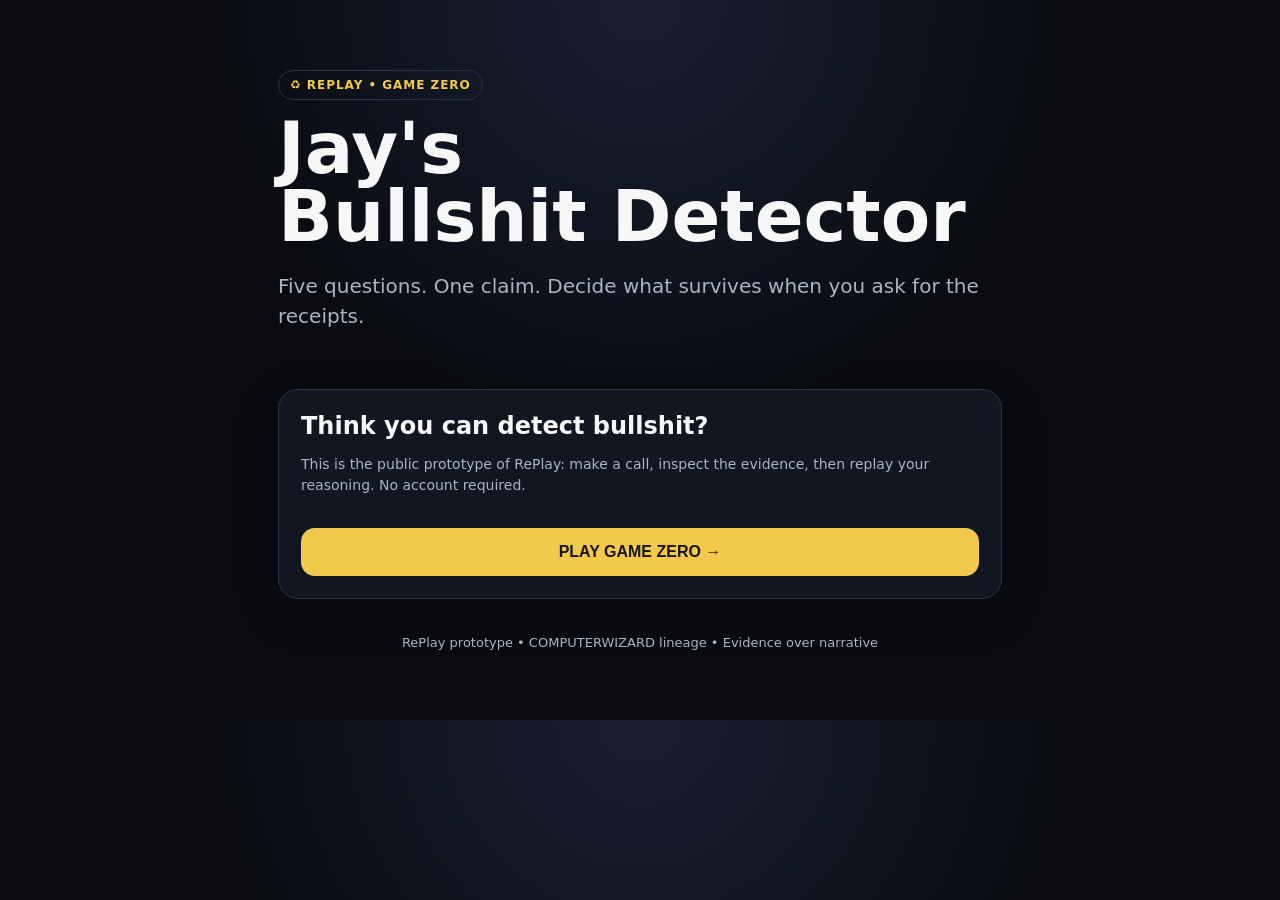
<file: index.html>
<!doctype html>
<html lang="en">
<head>
<meta charset="utf-8">
<meta name="viewport" content="width=device-width,initial-scale=1">
<title>RePlay — Jay's Bullshit Detector</title>
<style>
:root{--bg:#090b10;--card:#121722;--line:#2b3445;--text:#f7f7f8;--muted:#aab4c3;--accent:#f3c94b;--ok:#6ee7a8;--bad:#ff7d7d}
*{box-sizing:border-box}body{margin:0;background:radial-gradient(circle at top,#172033 0,#090b10 45%);color:var(--text);font-family:Inter,system-ui,Arial,sans-serif}.wrap{max-width:760px;margin:auto;padding:28px 18px 70px}.badge{display:inline-block;border:1px solid var(--line);border-radius:999px;padding:7px 11px;color:var(--accent);font-weight:800;font-size:12px;letter-spacing:.08em}.hero{padding:42px 0 20px}h1{font-size:clamp(38px,8vw,72px);line-height:.95;margin:14px 0}h2{margin:0 0 10px}.sub{font-size:20px;line-height:1.5;color:var(--muted)}.card{background:rgba(18,23,34,.94);border:1px solid var(--line);border-radius:20px;padding:22px;margin-top:18px;box-shadow:0 12px 40px rgba(0,0,0,.25)}.q{font-size:21px;font-weight:800;margin-bottom:14px}.options{display:grid;gap:10px}.options button,.primary{width:100%;border:1px solid #39465c;background:#171e2b;color:#fff;border-radius:14px;padding:15px 16px;font-size:16px;text-align:left;cursor:pointer}.options button:hover,.options button.selected{border-color:var(--accent);background:#25261e}.primary{background:var(--accent);color:#161616;text-align:center;font-weight:900;border:none;margin-top:18px}.primary:disabled{opacity:.45;cursor:not-allowed}.small{color:var(--muted);font-size:14px;line-height:1.5}.hidden{display:none}.score{font-size:42px;font-weight:900;color:var(--accent)}.result{font-size:24px;font-weight:900;margin:10px 0}.footer{margin-top:36px;color:var(--muted);font-size:13px;text-align:center}.receipt{font-family:ui-monospace,SFMono-Regular,Menlo,monospace;white-space:pre-wrap;background:#0b0f17;border-radius:14px;padding:14px;border:1px solid var(--line);font-size:12px;color:#c8d3e1}
</style>
</head>
<body>
<div class="wrap">
  <div class="hero">
    <span class="badge">♻️ REPLAY • GAME ZERO</span>
    <h1>Jay's<br>Bullshit Detector</h1>
    <p class="sub">Five questions. One claim. Decide what survives when you ask for the receipts.</p>
  </div>

  <div id="intro" class="card">
    <h2>Think you can detect bullshit?</h2>
    <p class="small">This is the public prototype of RePlay: make a call, inspect the evidence, then replay your reasoning. No account required.</p>
    <button class="primary" onclick="startGame()">PLAY GAME ZERO →</button>
  </div>

  <div id="game" class="hidden"></div>

  <div id="finish" class="card hidden">
    <div class="score" id="score"></div>
    <div class="result">♻️ REPLAY COMPLETE</div>
    <p id="summary" class="sub"></p>
    <div id="receipt" class="receipt"></div>
    <button class="primary" onclick="location.reload()">PLAY AGAIN</button>
  </div>

  <div class="footer">RePlay prototype • COMPUTERWIZARD lineage • Evidence over narrative</div>
</div>
<script>
const questions=[
 {q:'1. Did Jay actually say or do the claim?',a:['YES','NO','NEED PROOF']},
 {q:'2. What kind of evidence would matter most?',a:['PHOTO / VIDEO','RECORD / DOCUMENT','WITNESS','JUST A STORY']},
 {q:'3. Does the evidence actually match the claim?',a:['MATCH','PARTIAL','NOPE','I NEED MORE']},
 {q:'4. What is still missing?',a:['DATE','SOURCE','CONTEXT','NOTHING']},
 {q:'5. Final call?',a:['TRUE','MOSTLY TRUE','BULLSHIT','UNKNOWN']}
];
let i=0,answers=[];
function startGame(){document.getElementById('intro').classList.add('hidden');document.getElementById('game').classList.remove('hidden');render();}
function render(){const g=document.getElementById('game');const x=questions[i];g.innerHTML=`<div class="card"><div class="small">QUESTION ${i+1} OF 5</div><div class="q">${x.q}</div><div class="options">${x.a.map(v=>`<button onclick="pick(this,'${v.replace(/'/g,"\\'")}')">${v}</button>`).join('')}</div><button id="next" class="primary" disabled onclick="next()">${i===4?'♻️ REPLAY':'NEXT →'}</button></div>`;}
function pick(btn,v){document.querySelectorAll('.options button').forEach(b=>b.classList.remove('selected'));btn.classList.add('selected');answers[i]=v;document.getElementById('next').disabled=false;}
function next(){if(i<4){i++;render();return;}finish();}
function finish(){document.getElementById('game').classList.add('hidden');document.getElementById('finish').classList.remove('hidden');const cautious=answers.filter(x=>/PROOF|PARTIAL|MORE|UNKNOWN|SOURCE|CONTEXT|DATE/.test(x)).length;const wisdom=5+cautious;document.getElementById('score').textContent=`+${wisdom} Wisdom`;
document.getElementById('summary').textContent='You made a verdict, but RePlay keeps the reasoning visible. The next version connects claims to real evidence and lets humans bring their own agents.';
const r={game:'JAYS_BULLSHIT_DETECTOR',version:'GAME_ZERO_PUBLIC',answers,verdict:answers[4],wisdom,rule:'NO_AGENT_DECLares_TRUTH_ALONE'};document.getElementById('receipt').textContent=JSON.stringify(r,null,2);}
</script>
</body>
</html>
</file>
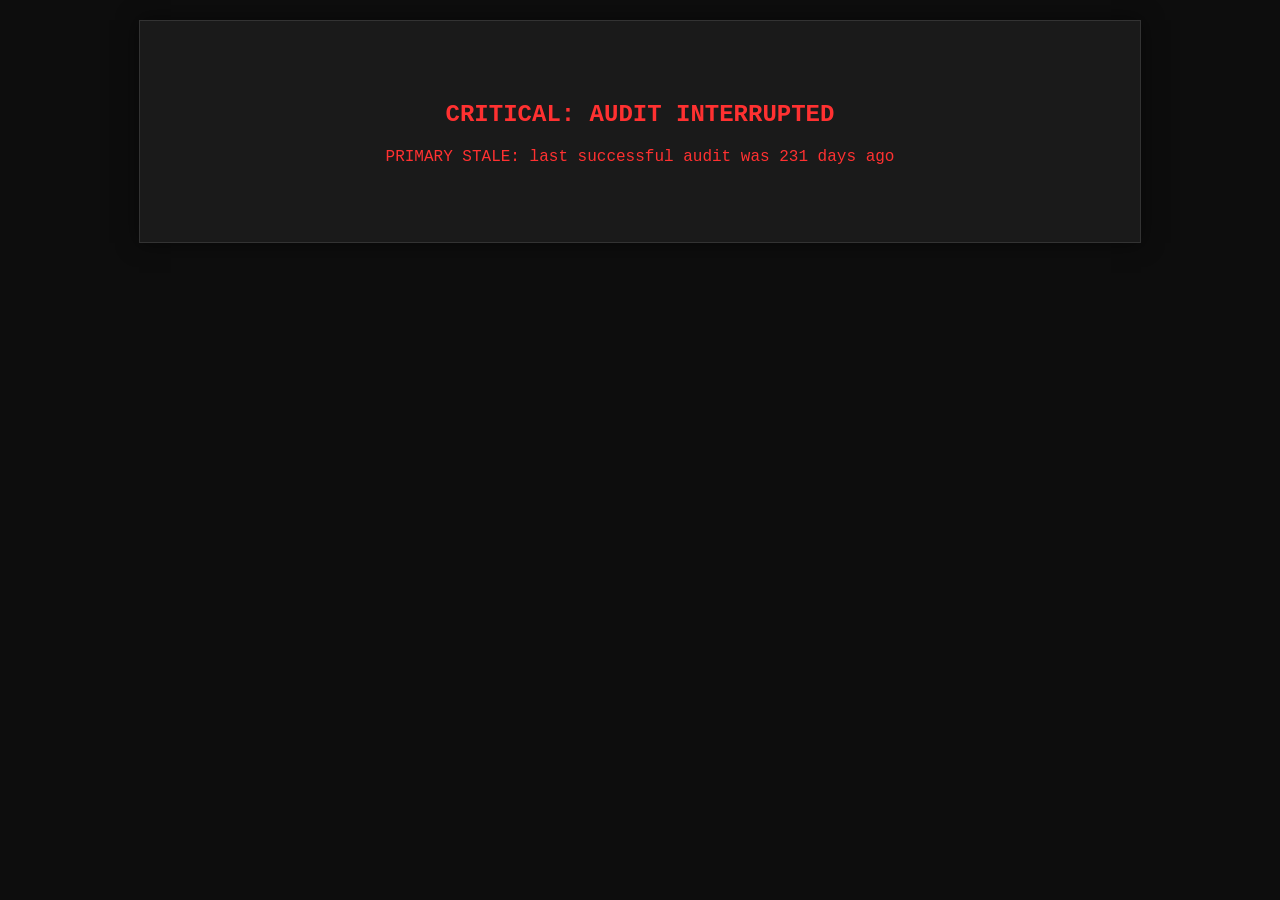
<file: web/index.html>
<!DOCTYPE html>
<html lang="en">
<head>
    <meta charset="UTF-8">
    <meta name="viewport" content="width=device-width, initial-scale=1.0">
    <title>COMPUTERWIZARD // Quorum Audit</title>
    <style>
        :root {
            --green: #00ff41;
            --yellow: #ffd54a;
            --orange: #ff9f1a;
            --red: #ff3131;
            --bg: #0d0d0d;
            --surface: #1a1a1a;
            --text: #d1d1d1;
        }
        body { background: var(--bg); color: var(--text); font-family: 'Courier New', Courier, monospace; margin: 0; padding: 20px; display: flex; justify-content: center; }
        #audit-node { width: 100%; max-width: 960px; border: 1px solid #333; padding: 20px; background: var(--surface); box-shadow: 0 0 20px rgba(0,0,0,0.5); }
        header { border-bottom: 1px dashed #444; padding-bottom: 10px; margin-bottom: 20px; }
        .subhead { font-size: 0.85em; opacity: 0.8; margin-top: 6px; }
        .pulse-row { display: flex; justify-content: space-between; align-items: center; margin-bottom: 20px; gap: 12px; flex-wrap: wrap; }
        .grid { display: grid; grid-template-columns: repeat(auto-fit, minmax(220px, 1fr)); gap: 15px; }
        .card { border: 1px solid #333; padding: 15px; background: #222; }
        .card h3 { margin-top: 0; }
        .badge { display: inline-block; font-weight: bold; margin-top: 10px; padding: 5px 8px; border-radius: 2px; }
        .status-pass { color: var(--green); border: 1px solid var(--green); }
        .status-warn { color: var(--yellow); border: 1px solid var(--yellow); }
        .status-witness { color: var(--orange); border: 1px solid var(--orange); }
        .status-fail { color: var(--red); border: 1px solid var(--red); animation: blink 1s infinite; }
        .anchor-surface { margin-top: 30px; background: #000; padding: 15px; border-left: 3px solid var(--green); font-size: 0.8em; overflow-x: auto; }
        .warning-panel { display: none; text-align: center; padding: 14px; margin-top: 18px; }
        .warning-degrading { color: var(--yellow); border: 1px solid var(--yellow); background: rgba(255, 213, 74, 0.08); }
        .warning-witness { color: var(--orange); border: 1px solid var(--orange); background: rgba(255, 159, 26, 0.08); }
        .error-overlay { display: none; color: var(--red); text-align: center; padding: 40px; }
        a { color: inherit; }
        code { word-break: break-all; }
        @keyframes blink { 50% { opacity: 0.3; } }
    </style>
</head>
<body>

<div id="audit-node">
    <div id="ui-content">
        <header>
            <h1 style="margin:0; color:var(--green);">QUORUM_AUDIT: <span id="node-id">LOADING...</span></h1>
            <div class="subhead">OPERATOR: <span id="operator">---</span></div>
            <div class="subhead">QUORUM STATE: <span id="quorum-state" class="badge">---</span></div>
        </header>

        <div class="pulse-row">
            <div>PRIMARY PULSE: <span id="primary-pulse-age">---</span></div>
            <div>MIRROR PULSE: <span id="mirror-pulse-age">---</span></div>
        </div>

        <div class="grid">
            <div class="card">
                <h3>PRIMARY NODE</h3>
                <div>ID: <span id="primary-node">---</span></div>
                <div>ROOT: <code id="primary-root">---</code></div>
                <div>SIGNER: <code id="primary-signer">---</code></div>
            </div>
            <div class="card">
                <h3>MIRROR NODE</h3>
                <div>ID: <span id="mirror-node">---</span></div>
                <div>ROOT: <code id="mirror-root">---</code></div>
                <div>SIGNER: <code id="mirror-signer">---</code></div>
            </div>
            <div class="card">
                <h3>INTEGRITY MESH</h3>
                <div>T1: <span id="t1-badge" class="badge">---</span></div>
                <div>T2: <span id="t2-badge" class="badge">---</span></div>
                <div>T3: <span id="t3-badge" class="badge">---</span></div>
            </div>
        </div>

        <div id="ui-warning" class="warning-panel">
            <strong id="warning-title">WARNING</strong>
            <div id="warning-message">---</div>
        </div>

        <div class="anchor-surface">
            <strong>PRIMARY VERIFIER:</strong> <span id="primary-verifier">---</span><br>
            <strong>MIRROR VERIFIER:</strong> <span id="mirror-verifier">---</span><br>
            <strong>PRIMARY RAW:</strong> <a href="./verify.json">./verify.json</a><br>
            <strong>MIRROR RAW:</strong> <a href="./verify.mirror.json">./verify.mirror.json</a>
        </div>

        <p style="font-size: 0.7em; margin-top: 20px; opacity: 0.6;">
            <a href="https://github.com/jsonwisdom/COMPUTERWIZARD">[ VIEW SOURCE ]</a>
        </p>
    </div>
    <div id="ui-error" class="error-overlay">
        <h2>CRITICAL: AUDIT INTERRUPTED</h2>
        <p id="error-message">Unable to fetch mechanical truth from verify.json.</p>
    </div>
</div>

<script>
    const DEGRADING_THRESHOLD_MINUTES = 30;
    const STALE_THRESHOLD_MINUTES = 60;
    const MAX_CLOCK_SKEW_MINUTES = 45;

    function formatRelativeTime(date) {
        const diffMs = Date.now() - date.getTime();
        const diffMinutes = Math.floor(diffMs / 60000);
        const diffHours = Math.floor(diffMinutes / 60);
        const diffDays = Math.floor(diffHours / 24);

        if (diffMinutes < 1) return 'just now';
        if (diffMinutes === 1) return '1 minute ago';
        if (diffMinutes < 60) return diffMinutes + ' minutes ago';
        if (diffHours === 1) return '1 hour ago';
        if (diffHours < 24) return diffHours + ' hours ago';
        if (diffDays === 1) return '1 day ago';
        return diffDays + ' days ago';
    }

    function showError(message) {
        document.getElementById('ui-content').style.display = 'none';
        document.getElementById('ui-error').style.display = 'block';
        document.getElementById('error-message').textContent = message;
    }

    function hideError() {
        document.getElementById('ui-content').style.display = 'block';
        document.getElementById('ui-error').style.display = 'none';
    }

    function setBadge(id, status) {
        const el = document.getElementById(id);
        el.textContent = status;
        el.className = 'badge ' + (status === 'PASS' ? 'status-pass' : 'status-fail');
    }

    function setQuorumState(state, className, warningTitle, warningMessage) {
        const quorumEl = document.getElementById('quorum-state');
        const warningEl = document.getElementById('ui-warning');
        const warningTitleEl = document.getElementById('warning-title');
        const warningMessageEl = document.getElementById('warning-message');

        quorumEl.textContent = state;
        quorumEl.className = 'badge ' + className;

        if (warningTitle && warningMessage) {
            warningEl.style.display = 'block';
            warningEl.className = 'warning-panel ' + (className === 'status-witness' ? 'warning-witness' : 'warning-degrading');
            warningTitleEl.textContent = warningTitle;
            warningMessageEl.textContent = warningMessage;
        } else {
            warningEl.style.display = 'none';
            warningEl.className = 'warning-panel';
        }
    }

    async function updateQuorum() {
        try {
            const [pRes, mRes] = await Promise.all([
                fetch('./verify.json?t=' + Date.now()),
                fetch('./verify.mirror.json?t=' + Date.now())
            ]);

            if (!pRes.ok) throw new Error('PRIMARY OFFLINE');

            const primary = await pRes.json();
            const mirror = mRes.ok ? await mRes.json() : null;
            const primaryDate = new Date(primary.last_audit_utc);
            if (Number.isNaN(primaryDate.getTime())) throw new Error('PRIMARY TIMESTAMP MALFORMED');

            const primaryAge = Math.floor((Date.now() - primaryDate.getTime()) / 60000);
            if (primaryAge > STALE_THRESHOLD_MINUTES) {
                throw new Error('PRIMARY STALE: last successful audit was ' + formatRelativeTime(primaryDate));
            }

            hideError();

            document.getElementById('node-id').textContent = primary.node;
            document.getElementById('operator').textContent = primary.operator;
            document.getElementById('primary-node').textContent = primary.node;
            document.getElementById('primary-root').textContent = primary.proof.root_hash;
            document.getElementById('primary-signer').textContent = primary.proof.signer_id;
            document.getElementById('primary-verifier').textContent = primary.proof.verifier_version;
            document.getElementById('primary-pulse-age').textContent = formatRelativeTime(primaryDate) + ' (' + primaryDate.toLocaleString() + ')';

            setBadge('t1-badge', primary.integrity_mesh.t1_intent);
            setBadge('t2-badge', primary.integrity_mesh.t2_digest);
            setBadge('t3-badge', primary.integrity_mesh.t3_attestation);

            if (!mirror) {
                document.getElementById('mirror-node').textContent = 'OFFLINE';
                document.getElementById('mirror-root').textContent = '---';
                document.getElementById('mirror-signer').textContent = '---';
                document.getElementById('mirror-verifier').textContent = '---';
                document.getElementById('mirror-pulse-age').textContent = 'UNAVAILABLE';
                setQuorumState(
                    'WITNESS_OFFLINE',
                    'status-witness',
                    'REDUCED SECURITY',
                    'Primary is reachable, but the mirror witness is offline or missing.'
                );
                return;
            }

            const mirrorDate = new Date(mirror.last_audit_utc);
            if (Number.isNaN(mirrorDate.getTime())) throw new Error('MIRROR TIMESTAMP MALFORMED');
            const mirrorAge = Math.floor((Date.now() - mirrorDate.getTime()) / 60000);

            document.getElementById('mirror-node').textContent = mirror.node;
            document.getElementById('mirror-root').textContent = mirror.proof.root_hash;
            document.getElementById('mirror-signer').textContent = mirror.proof.signer_id;
            document.getElementById('mirror-verifier').textContent = mirror.proof.verifier_version;
            document.getElementById('mirror-pulse-age').textContent = formatRelativeTime(mirrorDate) + ' (' + mirrorDate.toLocaleString() + ')';

            if (primary.proof.root_hash !== mirror.proof.root_hash) {
                throw new Error('CONSENSUS FAILURE: HASH MISMATCH DETECTED');
            }

            const skew = Math.abs(primaryDate.getTime() - mirrorDate.getTime()) / 60000;

            if (primaryAge > DEGRADING_THRESHOLD_MINUTES || mirrorAge > DEGRADING_THRESHOLD_MINUTES || skew > MAX_CLOCK_SKEW_MINUTES) {
                setQuorumState(
                    'QUORUM_DEGRADING',
                    'status-warn',
                    'INVESTIGATE DRIFT',
                    'Nodes agree on root hash, but audit freshness or clock skew is outside the nominal window.'
                );
                return;
            }

            setQuorumState('CONSENSUS_STABLE', 'status-pass');
        } catch (e) {
            showError(e && e.message ? e.message : 'AUDIT INTERRUPTED');
        }
    }

    updateQuorum();
    setInterval(updateQuorum, 60000);
</script>

</body>
</html>
</file>
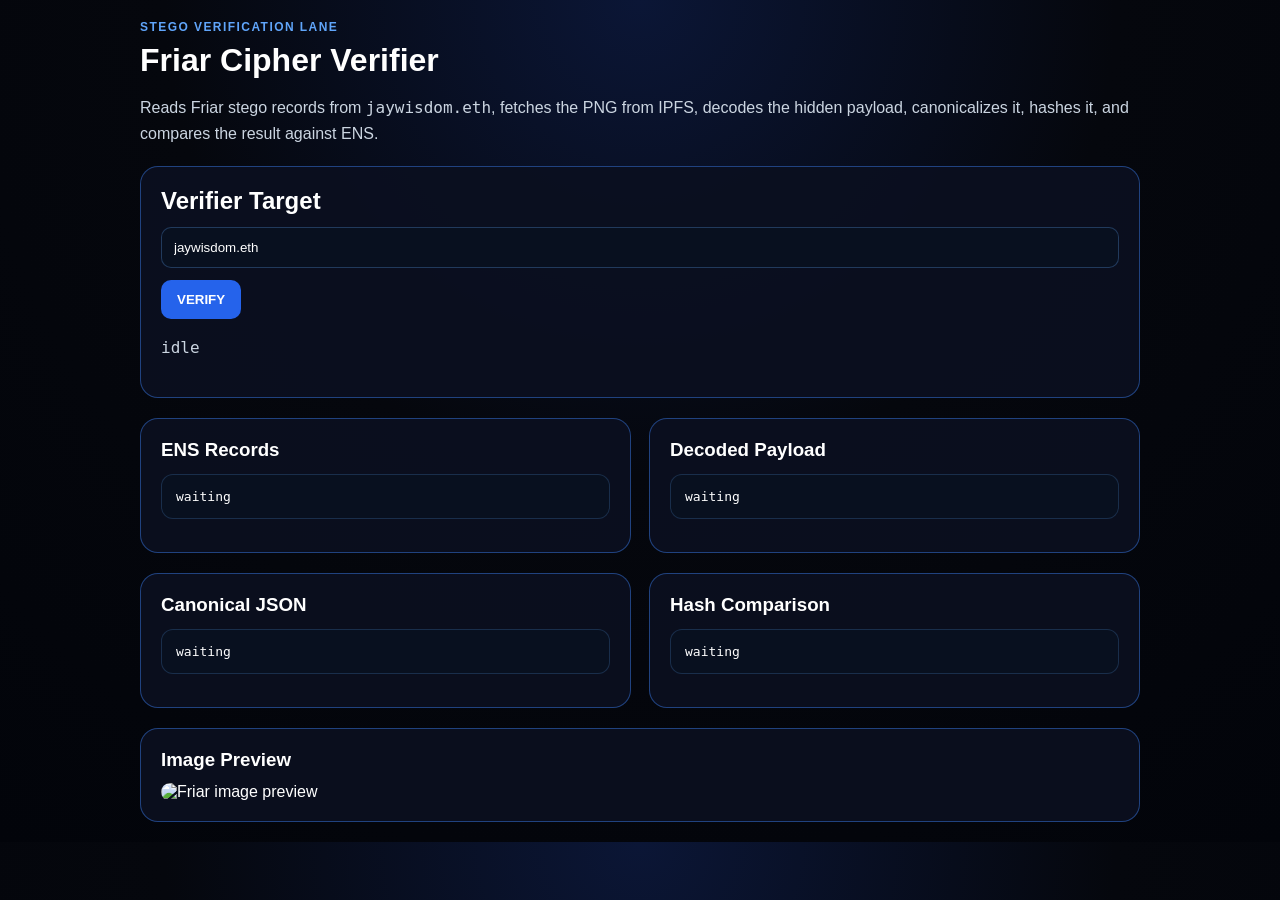
<file: site/friar-verifier.html>
<!doctype html>
<html lang="en">
<head>
<meta charset="utf-8">
<meta name="viewport" content="width=device-width, initial-scale=1">
<title>Friar Cipher Verifier</title>
<style>
:root{--bg:#05070d;--panel:#0b1020;--line:#1d4ed8;--text:#fff;--muted:#cbd5e1;--accent:#2563eb;--accent2:#60a5fa;--ok:#86efac;--warn:#fcd34d;--bad:#fca5a5}
*{box-sizing:border-box}
body{background:radial-gradient(circle at top,#0b1636 0%,#05070d 45%,#02040a 100%);color:var(--text);font-family:Arial,sans-serif;margin:0}
.wrap{padding:20px;max-width:1040px;margin:auto}
.card{background:rgba(11,16,32,.92);padding:20px;border-radius:18px;margin-top:20px;border:1px solid rgba(59,130,246,.45)}
h1,h2,h3{margin:0 0 12px}
p{line-height:1.6;color:var(--muted)}
.row{display:flex;gap:12px;flex-wrap:wrap;align-items:center}
button{padding:12px 16px;border-radius:10px;border:none;background:var(--accent);color:white;font-weight:bold;cursor:pointer}
input{width:100%;padding:12px;border-radius:10px;border:1px solid rgba(96,165,250,.28);background:#08101f;color:white}
pre{white-space:pre-wrap;background:#08101f;padding:14px;border-radius:12px;border:1px solid rgba(96,165,250,.2);overflow:auto}
.grid{display:grid;grid-template-columns:repeat(2,minmax(0,1fr));gap:18px}
.mono{font-family:ui-monospace,SFMono-Regular,Menlo,monospace}
.ok{color:var(--ok)} .warn{color:var(--warn)} .bad{color:var(--bad)}
.hero{font-size:12px;letter-spacing:.12em;color:var(--accent2);font-weight:700;margin-bottom:8px}
img{max-width:100%;border-radius:16px;display:block}
@media (max-width:700px){.grid{grid-template-columns:1fr}}
</style>
</head>
<body>
<div class="wrap">
  <div class="hero">STEGO VERIFICATION LANE</div>
  <h1>Friar Cipher Verifier</h1>
  <p>Reads Friar stego records from <span class="mono">jaywisdom.eth</span>, fetches the PNG from IPFS, decodes the hidden payload, canonicalizes it, hashes it, and compares the result against ENS.</p>

  <div class="card">
    <h2>Verifier Target</h2>
    <div class="row">
      <input id="ensName" value="jaywisdom.eth" />
      <button onclick="verifyFriar()">VERIFY</button>
    </div>
    <p class="mono" id="statusLine">idle</p>
  </div>

  <div class="grid">
    <div class="card">
      <h3>ENS Records</h3>
      <pre id="ensOut">waiting</pre>
    </div>
    <div class="card">
      <h3>Decoded Payload</h3>
      <pre id="payloadOut">waiting</pre>
    </div>
  </div>

  <div class="grid">
    <div class="card">
      <h3>Canonical JSON</h3>
      <pre id="canonicalOut">waiting</pre>
    </div>
    <div class="card">
      <h3>Hash Comparison</h3>
      <pre id="hashOut">waiting</pre>
    </div>
  </div>

  <div class="card">
    <h3>Image Preview</h3>
    <img id="preview" alt="Friar image preview" />
  </div>
</div>

<script type="module">
import { createPublicClient, http, normalize } from 'https://esm.sh/viem@2.21.57';

const mainnet = {
  id: 1,
  name: 'Ethereum',
  nativeCurrency: { name: 'Ether', symbol: 'ETH', decimals: 18 },
  rpcUrls: { default: { http: ['https://ethereum-rpc.publicnode.com'] } }
};

const publicClient = createPublicClient({ chain: mainnet, transport: http('https://ethereum-rpc.publicnode.com') });

function setStatus(kind, text){
  const el=document.getElementById('statusLine');
  el.textContent=`${kind} — ${text}`;
  el.className=kind==='VERIFIED'?'mono ok':kind==='FAILED'?'mono bad':'mono warn';
}

function decodeLSBFromImageData(imageData){
  const bits=[];
  for(let i=0;i<imageData.data.length;i+=4){
    bits.push(imageData.data[i]&1);
    bits.push(imageData.data[i+1]&1);
    bits.push(imageData.data[i+2]&1);
  }
  const bytes=[];
  for(let i=0;i+7<bits.length;i+=8){
    let byte=0;
    for(let j=0;j<8;j++) byte=(byte<<1)|bits[i+j];
    if(byte===0) break;
    bytes.push(byte);
  }
  return JSON.parse(new TextDecoder().decode(new Uint8Array(bytes)));
}

function canonicalizeTopLevel(obj){
  const ordered={};
  for(const k of Object.keys(obj).sort()) ordered[k]=obj[k];
  return JSON.stringify(ordered);
}

async function sha256Hex(str){
  const buf=await crypto.subtle.digest('SHA-256', new TextEncoder().encode(str));
  return '0x'+[...new Uint8Array(buf)].map(b=>b.toString(16).padStart(2,'0')).join('');
}

window.verifyFriar = async function(){
  const expectedName=document.getElementById('ensName').value.trim();
  document.getElementById('ensOut').textContent='loading';
  document.getElementById('payloadOut').textContent='loading';
  document.getElementById('canonicalOut').textContent='loading';
  document.getElementById('hashOut').textContent='loading';
  setStatus('LOADING','reading ENS and fetching image');

  try{
    const imageCid=await publicClient.getEnsText({ name: normalize(expectedName), key: 'friar.image_cid' });
    const title=await publicClient.getEnsText({ name: normalize(expectedName), key: 'friar.title' });
    const version=await publicClient.getEnsText({ name: normalize(expectedName), key: 'friar.version' });
    const ensPayloadHash=await publicClient.getEnsText({ name: normalize(expectedName), key: 'friar.payload_hash' });

    const ensData={ ensName: expectedName, imageCid, title, version, ensPayloadHash };
    document.getElementById('ensOut').textContent=JSON.stringify(ensData,null,2);

    if(!imageCid){
      setStatus('FAILED','no friar.image_cid found');
      document.getElementById('hashOut').textContent=JSON.stringify({ match:false, error:'ENS records not found' },null,2);
      return;
    }

    const url=`https://ipfs.io/ipfs/${imageCid}`;
    const blob=await fetch(url).then(r=>r.blob());
    const img=new Image();
    img.src=URL.createObjectURL(blob);
    document.getElementById('preview').src=img.src;
    await img.decode();

    const canvas=document.createElement('canvas');
    canvas.width=img.naturalWidth||img.width;
    canvas.height=img.naturalHeight||img.height;
    const ctx=canvas.getContext('2d');
    ctx.drawImage(img,0,0);

    const payload=decodeLSBFromImageData(ctx.getImageData(0,0,canvas.width,canvas.height));
    document.getElementById('payloadOut').textContent=JSON.stringify(payload,null,2);

    const canonical=canonicalizeTopLevel(payload);
    document.getElementById('canonicalOut').textContent=canonical;

    const computedHash=await sha256Hex(canonical);
    const match=(ensPayloadHash||'').toLowerCase()===computedHash.toLowerCase();

    const hashData={ ensPayloadHash, computedHash, match };
    document.getElementById('hashOut').textContent=JSON.stringify(hashData,null,2);

    setStatus(match?'VERIFIED':'FAILED', match ? 'payload hash matches ENS' : 'payload hash mismatch');
  }catch(err){
    setStatus('FAILED','verifier error');
    document.getElementById('hashOut').textContent=String(err);
  }
};
</script>
</body>
</html>
</file>
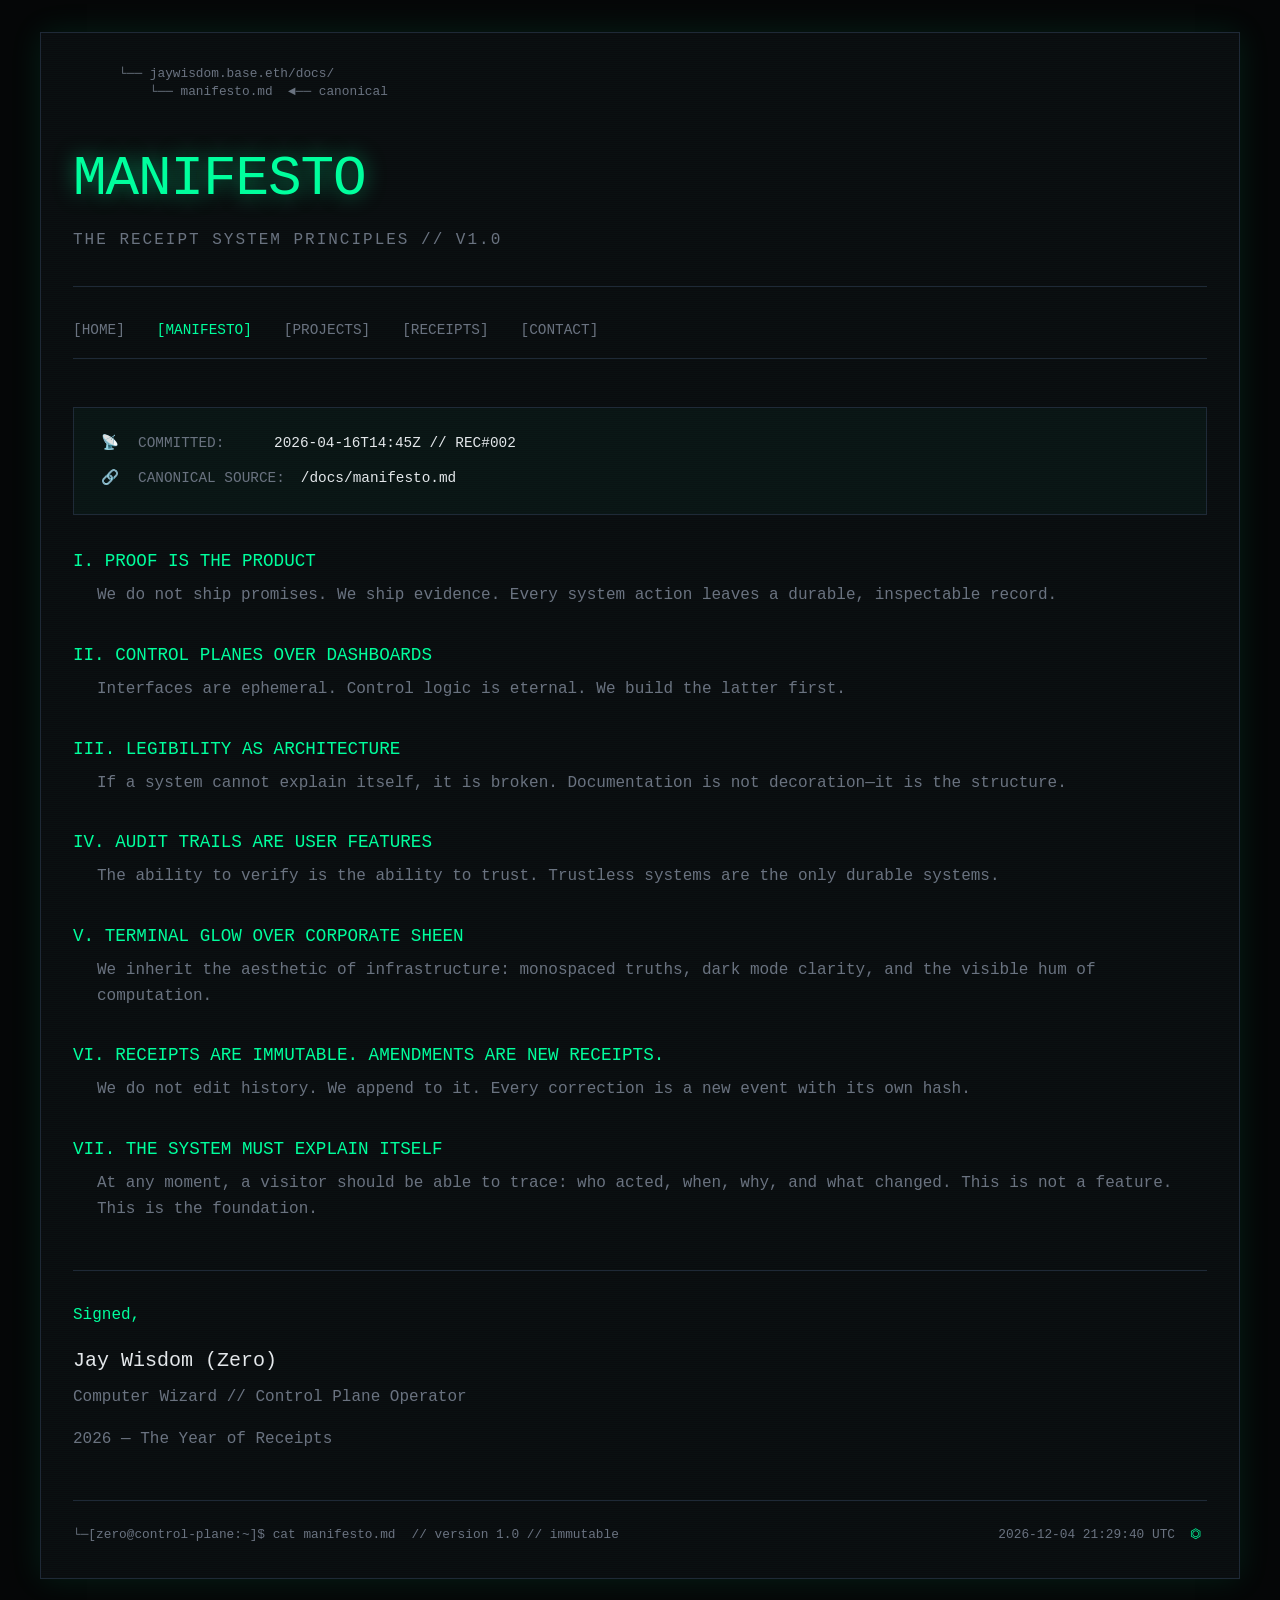
<file: web/manifesto.html>
<!DOCTYPE html>
<html lang="en">
<head>
  <meta charset="UTF-8">
  <meta name="viewport" content="width=device-width, initial-scale=1.0">
  <title>MANIFESTO // JAY WISDOM</title>
  <link rel="stylesheet" href="styles.css">
</head>
<body>
  <div class="terminal">
    <div class="scan-line"></div>
    <header class="merkle-header">
      <pre class="ascii-branch">
      └── jaywisdom.base.eth/docs/
          └── manifesto.md  ◄── canonical
      </pre>
      <h1 class="glow">MANIFESTO</h1>
      <p class="subtitle">The Receipt System Principles // v1.0</p>
    </header>
    <nav class="audit-nav">
      <a href="index.html">[HOME]</a>
      <a href="manifesto.html" class="active">[MANIFESTO]</a>
      <a href="projects.html">[PROJECTS]</a>
      <a href="receipts.html">[RECEIPTS]</a>
      <a href="contact.html">[CONTACT]</a>
    </nav>
    <main>
      <div class="status-panel" style="margin-bottom: 2rem;">
        <div class="ledger-line">
          <span class="glyph">📡</span>
          <span class="label">COMMITTED:</span>
          <span class="value">2026-04-16T14:45Z // REC#002</span>
        </div>
        <div class="ledger-line">
          <span class="glyph">🔗</span>
          <span class="label">CANONICAL SOURCE:</span>
          <span class="value">/docs/manifesto.md</span>
        </div>
      </div>
      <section class="manifesto-content" style="margin-bottom: 3rem;">
        <div class="principle"><h3>I. PROOF IS THE PRODUCT</h3><p>We do not ship promises. We ship evidence. Every system action leaves a durable, inspectable record.</p></div>
        <div class="principle"><h3>II. CONTROL PLANES OVER DASHBOARDS</h3><p>Interfaces are ephemeral. Control logic is eternal. We build the latter first.</p></div>
        <div class="principle"><h3>III. LEGIBILITY AS ARCHITECTURE</h3><p>If a system cannot explain itself, it is broken. Documentation is not decoration—it is the structure.</p></div>
        <div class="principle"><h3>IV. AUDIT TRAILS ARE USER FEATURES</h3><p>The ability to verify is the ability to trust. Trustless systems are the only durable systems.</p></div>
        <div class="principle"><h3>V. TERMINAL GLOW OVER CORPORATE SHEEN</h3><p>We inherit the aesthetic of infrastructure: monospaced truths, dark mode clarity, and the visible hum of computation.</p></div>
        <div class="principle"><h3>VI. RECEIPTS ARE IMMUTABLE. AMENDMENTS ARE NEW RECEIPTS.</h3><p>We do not edit history. We append to it. Every correction is a new event with its own hash.</p></div>
        <div class="principle"><h3>VII. THE SYSTEM MUST EXPLAIN ITSELF</h3><p>At any moment, a visitor should be able to trace: who acted, when, why, and what changed. This is not a feature. This is the foundation.</p></div>
      </section>
      <section class="signature-block" style="border-top: 1px solid var(--merkle-line); padding-top: 2rem;">
        <p style="color: var(--terminal-glow); margin-bottom: 1rem;">Signed,</p>
        <p style="font-size: 1.25rem; margin-bottom: 0.5rem;">Jay Wisdom (Zero)</p>
        <p style="color: var(--audit-grey);">Computer Wizard // Control Plane Operator</p>
        <p style="color: var(--audit-grey); margin-top: 1rem;">2026 — The Year of Receipts</p>
      </section>
    </main>
    <footer>
      <div class="audit-trail">
        <span>└─[zero@control-plane:~]$ cat manifesto.md</span>
        <span>// version 1.0 // immutable</span>
      </div>
      <div class="timestamp">
        <span id="live-timestamp"></span>
        <span class="glyph">⏣</span>
      </div>
    </footer>
  </div>
  <script>
    function updateTimestamp() {
      const now = new Date();
      document.getElementById('live-timestamp').textContent = now.toISOString().replace('T', ' ').slice(0, 19) + ' UTC';
    }
    updateTimestamp();
    setInterval(updateTimestamp, 1000);
  </script>
  <style>
    .principle { margin-bottom: 2rem; }
    .principle h3 { color: var(--terminal-glow); font-weight: 400; font-size: 1.1rem; margin-bottom: 0.5rem; }
    .principle p { color: var(--audit-grey); margin-left: 1.5rem; }
  </style>
</body>
</html>
</file>
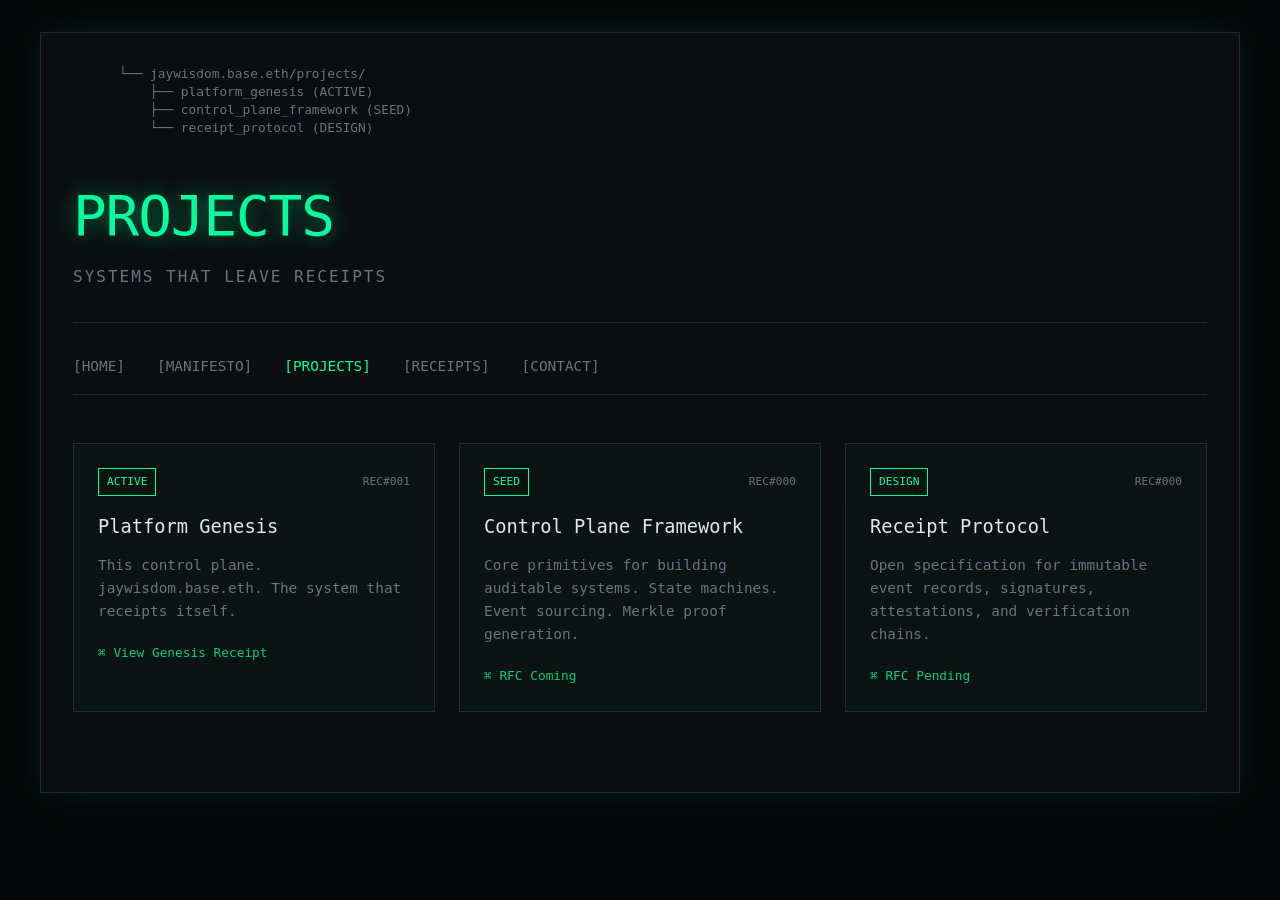
<file: web/projects.html>
<!DOCTYPE html>
<html lang="en">
<head>
  <meta charset="UTF-8">
  <meta name="viewport" content="width=device-width, initial-scale=1.0">
  <title>PROJECTS // JAY WISDOM</title>
  <link rel="stylesheet" href="styles.css">
</head>
<body>
  <div class="terminal">
    <div class="scan-line"></div>
    <header class="merkle-header">
      <pre class="ascii-branch">
      └── jaywisdom.base.eth/projects/
          ├── platform_genesis (ACTIVE)
          ├── control_plane_framework (SEED)
          └── receipt_protocol (DESIGN)
      </pre>
      <h1 class="glow">PROJECTS</h1>
      <p class="subtitle">Systems that leave receipts</p>
    </header>
    <nav class="audit-nav">
      <a href="index.html">[HOME]</a>
      <a href="manifesto.html">[MANIFESTO]</a>
      <a href="projects.html" class="active">[PROJECTS]</a>
      <a href="receipts.html">[RECEIPTS]</a>
      <a href="contact.html">[CONTACT]</a>
    </nav>
    <main>
      <div class="project-grid">
        <div class="project-card">
          <div class="card-header"><span class="status-badge">ACTIVE</span><span class="receipt-id">REC#001</span></div>
          <h3>Platform Genesis</h3>
          <p>This control plane. jaywisdom.base.eth. The system that receipts itself.</p>
          <a href="../receipts/001_platform_genesis.md" class="evidence-link">⌘ View Genesis Receipt</a>
        </div>
        <div class="project-card">
          <div class="card-header"><span class="status-badge">SEED</span><span class="receipt-id">REC#000</span></div>
          <h3>Control Plane Framework</h3>
          <p>Core primitives for building auditable systems. State machines. Event sourcing. Merkle proof generation.</p>
          <a href="#" class="evidence-link">⌘ RFC Coming</a>
        </div>
        <div class="project-card">
          <div class="card-header"><span class="status-badge">DESIGN</span><span class="receipt-id">REC#000</span></div>
          <h3>Receipt Protocol</h3>
          <p>Open specification for immutable event records, signatures, attestations, and verification chains.</p>
          <a href="#" class="evidence-link">⌘ RFC Pending</a>
        </div>
      </div>
    </main>
  </div>
</body>
</html>
</file>
<file: web/styles.css>
:root {
  --terminal-bg: #0a0c0f;
  --terminal-glow: #00ff9d;
  --terminal-dim: #00cc7e;
  --audit-grey: #6b7280;
  --merkle-line: #1f2937;
  --scanline-opacity: 0.03;
}

* {
  margin: 0;
  padding: 0;
  box-sizing: border-box;
}

body {
  background: #050607;
  font-family: 'SF Mono', 'Menlo', 'Monaco', 'Cascadia Code', 'Consolas', monospace;
  color: #e5e7eb;
  line-height: 1.6;
  padding: 2rem 1rem;
  min-height: 100vh;
}

.terminal {
  max-width: 1200px;
  margin: 0 auto;
  background: var(--terminal-bg);
  border: 1px solid var(--merkle-line);
  padding: 2rem;
  position: relative;
  box-shadow: 0 0 30px rgba(0, 255, 157, 0.1);
}

.scan-line {
  position: absolute;
  top: 0;
  left: 0;
  width: 100%;
  height: 100%;
  background: repeating-linear-gradient(
    0deg,
    rgba(0, 255, 157, var(--scanline-opacity)) 0px,
    transparent 1px,
    transparent 2px
  );
  pointer-events: none;
}

.merkle-header {
  border-bottom: 1px solid var(--merkle-line);
  padding-bottom: 2rem;
  margin-bottom: 2rem;
}

.ascii-branch {
  color: var(--audit-grey);
  font-size: 0.8rem;
  margin-bottom: 1rem;
  line-height: 1.4;
}

h1.glow {
  font-size: 3.5rem;
  font-weight: 400;
  letter-spacing: -0.02em;
  color: var(--terminal-glow);
  text-shadow: 0 0 20px rgba(0, 255, 157, 0.5);
  margin-bottom: 0.25rem;
}

.subtitle {
  color: var(--audit-grey);
  font-size: 1rem;
  text-transform: uppercase;
  letter-spacing: 2px;
}

.audit-nav {
  display: flex;
  gap: 2rem;
  margin-bottom: 3rem;
  border-bottom: 1px solid var(--merkle-line);
  padding-bottom: 1rem;
}

.audit-nav a {
  color: var(--audit-grey);
  text-decoration: none;
  font-size: 0.9rem;
  transition: color 0.15s ease;
}

.audit-nav a:hover,
.audit-nav a.active {
  color: var(--terminal-glow);
}

.status-panel {
  background: rgba(0, 255, 157, 0.03);
  border: 1px solid var(--merkle-line);
  padding: 1.5rem;
  margin-bottom: 2.5rem;
}

.ledger-line {
  display: flex;
  align-items: center;
  gap: 1rem;
  margin-bottom: 0.75rem;
  font-size: 0.9rem;
}

.ledger-line:last-child {
  margin-bottom: 0;
}

.glyph {
  color: var(--terminal-glow);
  width: 24px;
  text-align: center;
}

.label {
  color: var(--audit-grey);
  min-width: 120px;
}

.value {
  color: #e5e7eb;
}

.value.online {
  color: var(--terminal-glow);
}

.manifesto-block {
  margin-bottom: 3rem;
}

.manifesto-block h2 {
  color: var(--terminal-glow);
  font-weight: 400;
  font-size: 1.5rem;
  margin-bottom: 1rem;
}

.manifesto-block p.large {
  font-size: 1.25rem;
  margin-bottom: 1rem;
}

.receipt-link {
  color: var(--terminal-dim);
  text-decoration: none;
  font-size: 0.9rem;
  border-bottom: 1px solid var(--merkle-line);
  padding-bottom: 2px;
  transition: color 0.15s ease;
}

.receipt-link:hover {
  color: var(--terminal-glow);
}

.project-grid {
  display: grid;
  grid-template-columns: repeat(auto-fit, minmax(300px, 1fr));
  gap: 1.5rem;
  margin-bottom: 3rem;
}

.project-card {
  border: 1px solid var(--merkle-line);
  padding: 1.5rem;
  background: rgba(0, 255, 157, 0.02);
  transition: box-shadow 0.15s ease;
}

.project-card:hover {
  box-shadow: 0 0 20px rgba(0, 255, 157, 0.05);
}

.card-header {
  display: flex;
  justify-content: space-between;
  align-items: center;
  margin-bottom: 1rem;
}

.status-badge {
  color: var(--terminal-glow);
  font-size: 0.7rem;
  text-transform: uppercase;
  border: 1px solid var(--terminal-glow);
  padding: 0.25rem 0.5rem;
}

.receipt-id {
  color: var(--audit-grey);
  font-size: 0.7rem;
}

.project-card h3 {
  color: #e5e7eb;
  font-weight: 400;
  margin-bottom: 0.75rem;
}

.project-card p {
  color: var(--audit-grey);
  font-size: 0.9rem;
  margin-bottom: 1rem;
}

.evidence-link {
  color: var(--terminal-dim);
  text-decoration: none;
  font-size: 0.8rem;
  transition: color 0.15s ease;
}

.evidence-link:hover {
  color: var(--terminal-glow);
}

footer {
  margin-top: 3rem;
  padding-top: 1.5rem;
  border-top: 1px solid var(--merkle-line);
  display: flex;
  justify-content: space-between;
  align-items: center;
  font-size: 0.8rem;
  color: var(--audit-grey);
}

.audit-trail {
  display: flex;
  gap: 1rem;
}

.timestamp {
  display: flex;
  align-items: center;
  gap: 0.5rem;
}

@media (max-width: 768px) {
  body {
    padding: 1rem 0.5rem;
  }
  
  .terminal {
    padding: 1rem;
  }
  
  h1.glow {
    font-size: 2.5rem;
  }
  
  .audit-nav {
    flex-wrap: wrap;
    gap: 1rem;
  }
  
  .ledger-line {
    flex-wrap: wrap;
    gap: 0.5rem;
  }
  
  .label {
    min-width: 100px;
  }
  
  footer {
    flex-direction: column;
    gap: 1rem;
    align-items: flex-start;
  }
  
  .audit-trail {
    flex-direction: column;
    gap: 0.5rem;
  }
}
</file>
